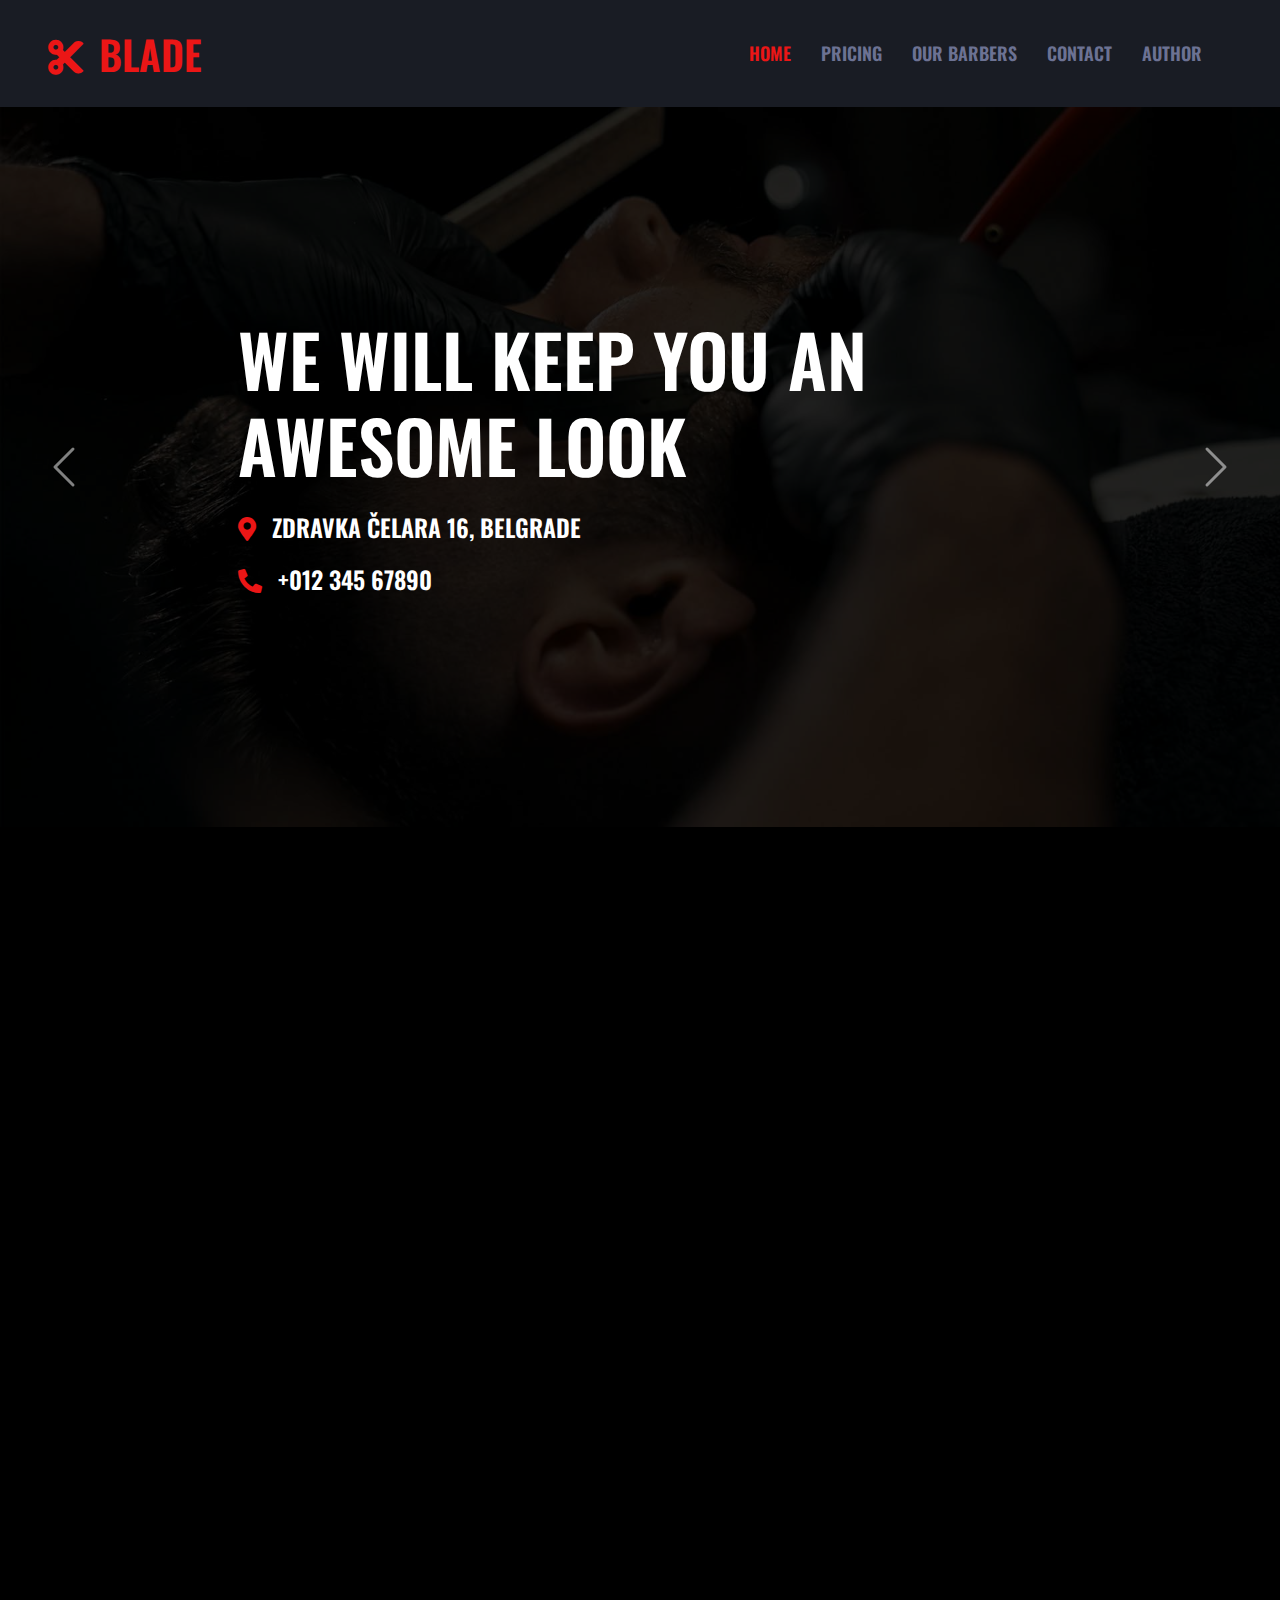
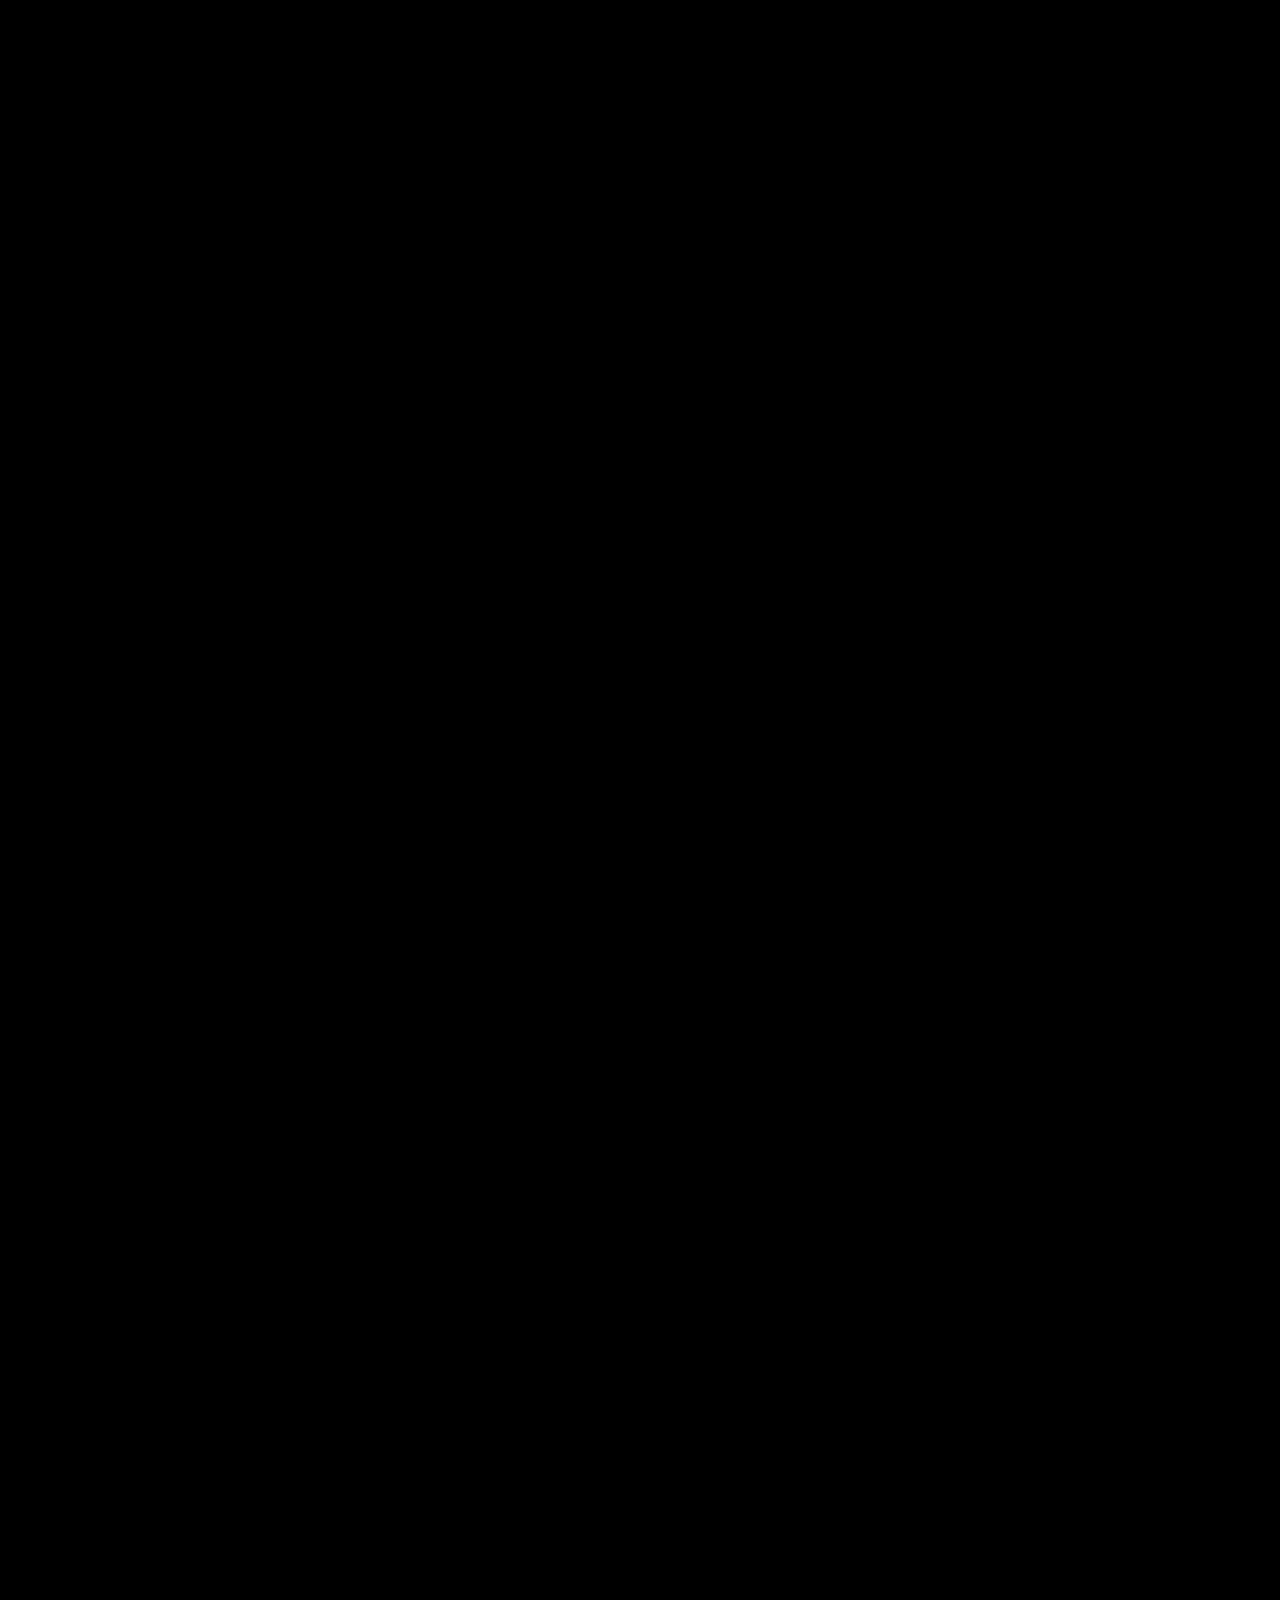
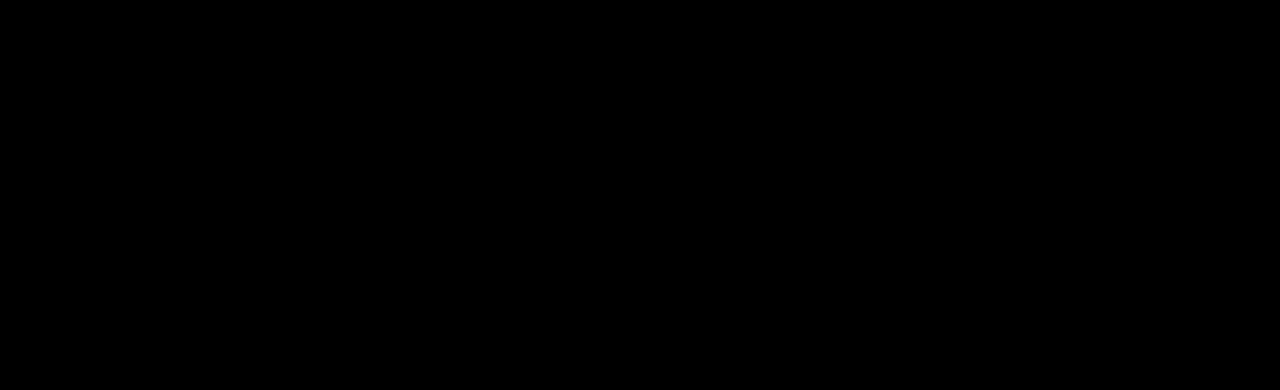
<file: index.html>
<!DOCTYPE html>
<html lang="en">

<head>
    <meta charset="utf-8">
    <title>Blade - Hair Salon</title>
    <meta content="width=device-width, initial-scale=1.0" name="viewport">
    <meta content="hairstyle,hair,blade" name="keywords">
    <meta content="Blade - Hair Salon" name="description">
    <link href="img/haircut.png" rel="icon">

    <link rel="preconnect" href="https://fonts.googleapis.com">
    <link rel="preconnect" href="https://fonts.gstatic.com" crossorigin>
    <link href="https://fonts.googleapis.com/css2?family=Roboto:wght@400;500&family=Oswald:wght@600&display=swap" rel="stylesheet">

    <link href="https://cdnjs.cloudflare.com/ajax/libs/font-awesome/5.10.0/css/all.min.css" rel="stylesheet">
    <link href="https://cdn.jsdelivr.net/npm/bootstrap-icons@1.4.1/font/bootstrap-icons.css" rel="stylesheet">

    <link href="lib/animate/animate.min.css" rel="stylesheet">
    <link href="lib/owlcarousel/assets/owl.carousel.min.css" rel="stylesheet">

    <link href="css/bootstrap.min.css" rel="stylesheet">

    <link href="css/style.css" rel="stylesheet">
</head>

<body>
    <div id="spinner" class="show bg-dark position-fixed translate-middle w-100 vh-100 top-50 start-50 d-flex align-items-center justify-content-center">
        <div class="spinner-grow text-primary" style="width: 3rem; height: 3rem;" role="status">
            <span class="sr-only">Loading...</span>
        </div>
    </div>

    <nav class="navbar navbar-expand-lg bg-secondary navbar-dark sticky-top py-lg-0 px-lg-5 wow fadeIn" data-wow-delay="0.1s">
        <a href="index.html" class="navbar-brand ms-4 ms-lg-0">
            <h1 class="mb-0 text-primary text-uppercase"><i class="fa fa-cut me-3"></i>Blade</h1>
        </a>
        <button type="button" class="navbar-toggler me-4" data-bs-toggle="collapse" data-bs-target="#navbarCollapse">
            <span class="navbar-toggler-icon"></span>
        </button>
        <div class="collapse navbar-collapse" id="navbarCollapse">
            <div class="navbar-nav ms-auto p-4 p-lg-0">
                <a href="index.html" class="nav-item nav-link active">Home</a>
                <a href="price.html" class="nav-item nav-link">Pricing</a>
                <a href="team.html" class="nav-item nav-link">Our Barbers</a>
                <a href="contact.html" class="nav-item nav-link">Contact</a>
                <a href="https://portfoliopetarv.000webhostapp.com/" class="nav-item nav-link">Author</a>
            </div>
        </div>
    </nav>

    <div class="container-fluid p-0 mb-5 wow fadeIn" data-wow-delay="0.1s">
        <div id="header-carousel" class="carousel slide" data-bs-ride="carousel">
            <div class="carousel-inner">
                <div class="carousel-item active">
                    <img class="w-100" src="img/carousel-1.jpg" alt="image">
                    <div class="carousel-caption d-flex align-items-center justify-content-center text-start">
                        <div class="mx-sm-5 px-5" style="max-width: 900px;">
                            <h1 class="display-2 text-white text-uppercase mb-4 animated slideInDown">We Will Keep You An Awesome Look</h1>
                            <h4 class="text-white text-uppercase mb-4 animated slideInDown"><i class="fa fa-map-marker-alt text-primary me-3"></i>Zdravka Čelara 16, Belgrade</h4>
                            <h4 class="text-white text-uppercase mb-4 animated slideInDown"><i class="fa fa-phone-alt text-primary me-3"></i>+012 345 67890</h4>
                        </div>
                    </div>
                </div>
                <div class="carousel-item">
                    <img class="w-100" src="img/carousel-2.jpg" alt="image">
                    <div class="carousel-caption d-flex align-items-center justify-content-center text-start">
                        <div class="mx-sm-5 px-5" style="max-width: 900px;">
                            <h1 class="display-2 text-white text-uppercase mb-4 animated slideInDown">Luxury Haircut at Affordable Price</h1>
                            <h4 class="text-white text-uppercase mb-4 animated slideInDown"><i class="fa fa-map-marker-alt text-primary me-3"></i>Zdravka Čelara 16, Belgrade</h4>
                            <h4 class="text-white text-uppercase mb-4 animated slideInDown"><i class="fa fa-phone-alt text-primary me-3"></i>+012 345 67890</h4>
                        </div>
                    </div>
                </div>
            </div>
            <button class="carousel-control-prev" type="button" data-bs-target="#header-carousel"
                data-bs-slide="prev">
                <span class="carousel-control-prev-icon" aria-hidden="true"></span>
                <span class="visually-hidden">Previous</span>
            </button>
            <button class="carousel-control-next" type="button" data-bs-target="#header-carousel"
                data-bs-slide="next">
                <span class="carousel-control-next-icon" aria-hidden="true"></span>
                <span class="visually-hidden">Next</span>
            </button>
        </div>
    </div>

    <div class="container-xxl py-5">
        <div class="container">
            <div class="row g-5">
                <div class="col-lg-6 wow fadeIn" data-wow-delay="0.1s">
                    <div class="d-flex flex-column">
                        <img class="img-fluid w-75 align-self-end" src="img/about.jpg" alt="barber">
                        <div class="w-50 bg-secondary p-5" style="margin-top: -25%;">
                            <h1 class="text-uppercase text-primary mb-3">25 Years</h1>
                            <h2 class="text-uppercase mb-0">Experience</h2>
                        </div>
                    </div>
                </div>
                <div class="col-lg-6 wow fadeIn" data-wow-delay="0.5s">
                    <p class="d-inline-block bg-secondary text-primary py-1 px-4">About Us</p>
                    <h1 class="text-uppercase mb-4">More Than Just A Haircut. Learn More About Us!</h1>
                    <p>Our barber shop has been around for 20 years!</p>
                    <p class="mb-4">Although we have been in business for so many years, we have not yet met a dissatisfied customer.</p>
                    <div class="row g-4">
                        <div class="col-md-6">
                            <h3 class="text-uppercase mb-3">Since 1990</h3>
                        </div>
                        <div class="col-md-6">
                            <h3 class="text-uppercase mb-3">1000+ clients</h3>
                        </div>
                    </div>
                </div>
            </div>
        </div>
    </div>

    <div class="container-xxl py-5">
        <div class="container">
            <div class="text-center mx-auto mb-5 wow fadeInUp" data-wow-delay="0.1s" style="max-width: 600px;">
                <p class="d-inline-block bg-secondary text-primary py-1 px-4">Services</p>
                <h1 class="text-uppercase">What We Provide</h1>
            </div>
            <div class="row g-4">
                <div class="col-lg-4 col-md-6 wow fadeInUp" data-wow-delay="0.1s">
                    <div class="service-item position-relative overflow-hidden bg-secondary d-flex h-100 p-5 ps-0">
                        <div class="bg-dark d-flex flex-shrink-0 align-items-center justify-content-center" style="width: 60px; height: 60px;">
                            <img class="img-fluid" src="img/haircut.png" alt="haircut">
                        </div>
                        <div class="ps-4">
                            <h3 class="text-uppercase mb-3">Haircut</h3>                          
                            <span class="text-uppercase text-primary">From $15</span>
                        </div>
                        <a class="btn btn-square" href=""><i class="fa fa-plus text-primary"></i></a>
                    </div>
                </div>
                <div class="col-lg-4 col-md-6 wow fadeInUp" data-wow-delay="0.3s">
                    <div class="service-item position-relative overflow-hidden bg-secondary d-flex h-100 p-5 ps-0">
                        <div class="bg-dark d-flex flex-shrink-0 align-items-center justify-content-center" style="width: 60px; height: 60px;">
                            <img class="img-fluid" src="img/beard-trim.png" alt="beard-trim">
                        </div>
                        <div class="ps-4">
                            <h3 class="text-uppercase mb-3">Beard Trim</h3>
                            <span class="text-uppercase text-primary">From $15</span>
                        </div>
                        <a class="btn btn-square" href=""><i class="fa fa-plus text-primary"></i></a>
                    </div>
                </div>
                <div class="col-lg-4 col-md-6 wow fadeInUp" data-wow-delay="0.5s">
                    <div class="service-item position-relative overflow-hidden bg-secondary d-flex h-100 p-5 ps-0">
                        <div class="bg-dark d-flex flex-shrink-0 align-items-center justify-content-center" style="width: 60px; height: 60px;">
                            <img class="img-fluid" src="img/mans-shave.png" alt="mans-shave">
                        </div>
                        <div class="ps-4">
                            <h3 class="text-uppercase mb-3">Mans Shave</h3>
                            <span class="text-uppercase text-primary">From $15</span>
                        </div>
                        <a class="btn btn-square" href=""><i class="fa fa-plus text-primary"></i></a>
                    </div>
                </div>
                <div class="col-lg-4 col-md-6 wow fadeInUp" data-wow-delay="0.1s">
                    <div class="service-item position-relative overflow-hidden bg-secondary d-flex h-100 p-5 ps-0">
                        <div class="bg-dark d-flex flex-shrink-0 align-items-center justify-content-center" style="width: 60px; height: 60px;">
                            <img class="img-fluid" src="img/hair-dyeing.png" alt="hair-dyeing">
                        </div>
                        <div class="ps-4">
                            <h3 class="text-uppercase mb-3">Hair Dyeing</h3>
                            <span class="text-uppercase text-primary">From $15</span>
                        </div>
                        <a class="btn btn-square" href=""><i class="fa fa-plus text-primary"></i></a>
                    </div>
                </div>
                <div class="col-lg-4 col-md-6 wow fadeInUp" data-wow-delay="0.3s">
                    <div class="service-item position-relative overflow-hidden bg-secondary d-flex h-100 p-5 ps-0">
                        <div class="bg-dark d-flex flex-shrink-0 align-items-center justify-content-center" style="width: 60px; height: 60px;">
                            <img class="img-fluid" src="img/mustache.png" alt="mustache">
                        </div>
                        <div class="ps-4">
                            <h3 class="text-uppercase mb-3">Mustache</h3>
                            <span class="text-uppercase text-primary">From $15</span>
                        </div>
                        <a class="btn btn-square" href=""><i class="fa fa-plus text-primary"></i></a>
                    </div>
                </div>
                <div class="col-lg-4 col-md-6 wow fadeInUp" data-wow-delay="0.5s">
                    <div class="service-item position-relative overflow-hidden bg-secondary d-flex h-100 p-5 ps-0">
                        <div class="bg-dark d-flex flex-shrink-0 align-items-center justify-content-center" style="width: 60px; height: 60px;">
                            <img class="img-fluid" src="img/stacking.png" alt="stacking">
                        </div>
                        <div class="ps-4">
                            <h3 class="text-uppercase mb-3">Stacking</h3>
                            <span class="text-uppercase text-primary">From $15</span>
                        </div>
                        <a class="btn btn-square" href=""><i class="fa fa-plus text-primary"></i></a>
                    </div>
                </div>
            </div>
        </div>
    </div>
  
    <div class="container-xxl py-5">
        <div class="container">
            <div class="row g-0">
                <div class="col-lg-6 wow fadeIn" data-wow-delay="0.1s">
                    <div class="h-100">
                        <img class="img-fluid h-100" src="img/open.jpg" alt="clippers">
                    </div>
                </div>
                <div class="col-lg-6 wow fadeIn" data-wow-delay="0.5s">
                    <div class="bg-secondary h-100 d-flex flex-column justify-content-center p-5">
                        <p class="d-inline-flex bg-dark text-primary py-1 px-4 me-auto">Working Hours</p>
                        <h1 class="text-uppercase mb-4">Professional Barbers Are Waiting For You</h1>
                        <div>
                            <div class="d-flex justify-content-between border-bottom py-2">
                                <h6 class="text-uppercase mb-0">Monday</h6>
                                <span class="text-uppercase">09 AM - 09 PM</span>
                            </div>
                            <div class="d-flex justify-content-between border-bottom py-2">
                                <h6 class="text-uppercase mb-0">Tuesday</h6>
                                <span class="text-uppercase">09 AM - 09 PM</span>
                            </div>
                            <div class="d-flex justify-content-between border-bottom py-2">
                                <h6 class="text-uppercase mb-0">Wednesday</h6>
                                <span class="text-uppercase">09 AM - 09 PM</span>
                            </div>
                            <div class="d-flex justify-content-between border-bottom py-2">
                                <h6 class="text-uppercase mb-0">Thursday</h6>
                                <span class="text-uppercase">09 AM - 09 PM</span>
                            </div>
                            <div class="d-flex justify-content-between border-bottom py-2">
                                <h6 class="text-uppercase mb-0">Friday</h6>
                                <span class="text-uppercase">09 AM - 09 PM</span>
                            </div>
                            <div class="d-flex justify-content-between py-2">
                                <h6 class="text-uppercase mb-0">Sat / Sun</h6>
                                <span class="text-uppercase text-primary">Closed</span>
                            </div>
                        </div>
                    </div>
                </div>
            </div>
        </div>
    </div>
 
    <div class="container-xxl py-5">
        <div class="container">
            <div class="text-center mx-auto mb-5 wow fadeInUp" data-wow-delay="0.1s" style="max-width: 600px;">
                <p class="d-inline-block bg-secondary text-primary py-1 px-4">Testimonial</p>
                <h1 class="text-uppercase">What Our Clients Say!</h1>
            </div>
            <div class="owl-carousel testimonial-carousel wow fadeInUp" data-wow-delay="0.1s">
                <div class="testimonial-item text-center" data-dot="<img class='img-fluid' src='img/testimonial-1.jpg' alt='person'>">
                    <h4 class="text-uppercase">Lionel Messi</h4>
                    <p class="text-primary">Football player</p>
                    
                </div>
                <div class="testimonial-item text-center" data-dot="<img class='img-fluid' src='img/testimonial-2.jpg' alt='person'>">
                    <h4 class="text-uppercase">Cristiano Ronalo</h4>
                    <p class="text-primary">Football player</p>
                    
                </div>
                <div class="testimonial-item text-center" data-dot="<img class='img-fluid' src='img/testimonial-3.jpg' alt='person'>">
                    <h4 class="text-uppercase">Eden Hazard</h4>
                    <p class="text-primary">Football Player</p>
                    
                </div>
            </div>      
        </div>
    </div>

    <div class="container-fluid bg-secondary text-light footer mt-5 pt-5 wow fadeIn" data-wow-delay="0.1s">
        <div class="container py-5">
            <div class="row g-5">
                <div class="col-lg-4 col-md-6">
                    <h4 class="text-uppercase mb-4">Get In Touch</h4>
                    <div class="d-flex align-items-center mb-2">
                        <div class="btn-square bg-dark flex-shrink-0 me-3">
                            <span class="fa fa-map-marker-alt text-primary"></span>
                        </div>
                        <span>Zdravka Celara 16</span>
                    </div>
                    <div class="d-flex align-items-center mb-2">
                        <div class="btn-square bg-dark flex-shrink-0 me-3">
                            <span class="fa fa-phone-alt text-primary"></span>
                        </div>
                        <span>+012 345 67890</span>
                    </div>
                    <div class="d-flex align-items-center">
                        <div class="btn-square bg-dark flex-shrink-0 me-3">
                            <span class="fa fa-envelope-open text-primary"></span>
                        </div>
                        <span>petar.vasiljevic.142.21@ict.edu.rs</span>
                    </div>
                </div>
                <div class="col-lg-4 col-md-6">
                    <h4 class="text-uppercase mb-4">Quick Links</h4>
                    <a href="index.html" class="nav-item nav-link ">Home</a>
                    <a href="price.html" class="nav-item nav-link ">Pricing</a>
                    <a href="team.html" class="nav-item nav-link ">Our Barbes</a>
                    <a href="contact.html" class="nav-item nav-link ">Contact</a>
                    <a href="https://portfoliopetarv.000webhostapp.com/" class="nav-item nav-link ">Author</a>
                </div>
                <div class="col-lg-4 col-md-6">
                    <h4 class="text-uppercase mb-4">Newsletter</h4>
                    <div class="position-relative mb-4">
                        <input class="form-control border-0 w-100 py-3 ps-4 pe-5" type="text" placeholder="Your email">
                        <button type="button" class="btn btn-primary py-2 position-absolute top-0 end-0 mt-2 me-2">SignUp</button>
                    </div>
                    <div class="d-flex pt-1 m-n1">
                        <a class="btn btn-lg-square btn-dark text-primary m-1" href=""><i class="fab fa-twitter"></i></a>
                        <a class="btn btn-lg-square btn-dark text-primary m-1" href=""><i class="fab fa-facebook-f"></i></a>
                        <a class="btn btn-lg-square btn-dark text-primary m-1" href=""><i class="fab fa-youtube"></i></a>
                        <a class="btn btn-lg-square btn-dark text-primary m-1" href=""><i class="fab fa-linkedin-in"></i></a>
                    </div>
                </div>
            </div>
        </div>
        
    </div>
   
    <script src="https://code.jquery.com/jquery-3.4.1.min.js"></script>
    <script src="https://cdn.jsdelivr.net/npm/bootstrap@5.0.0/dist/js/bootstrap.bundle.min.js"></script>
    <script src="lib/wow/wow.min.js"></script>
    <script src="lib/easing/easing.min.js"></script>
    <script src="lib/waypoints/waypoints.min.js"></script>
    <script src="lib/owlcarousel/owl.carousel.min.js"></script>

    <script src="js/main.js"></script>
</body>

</html>
</file>
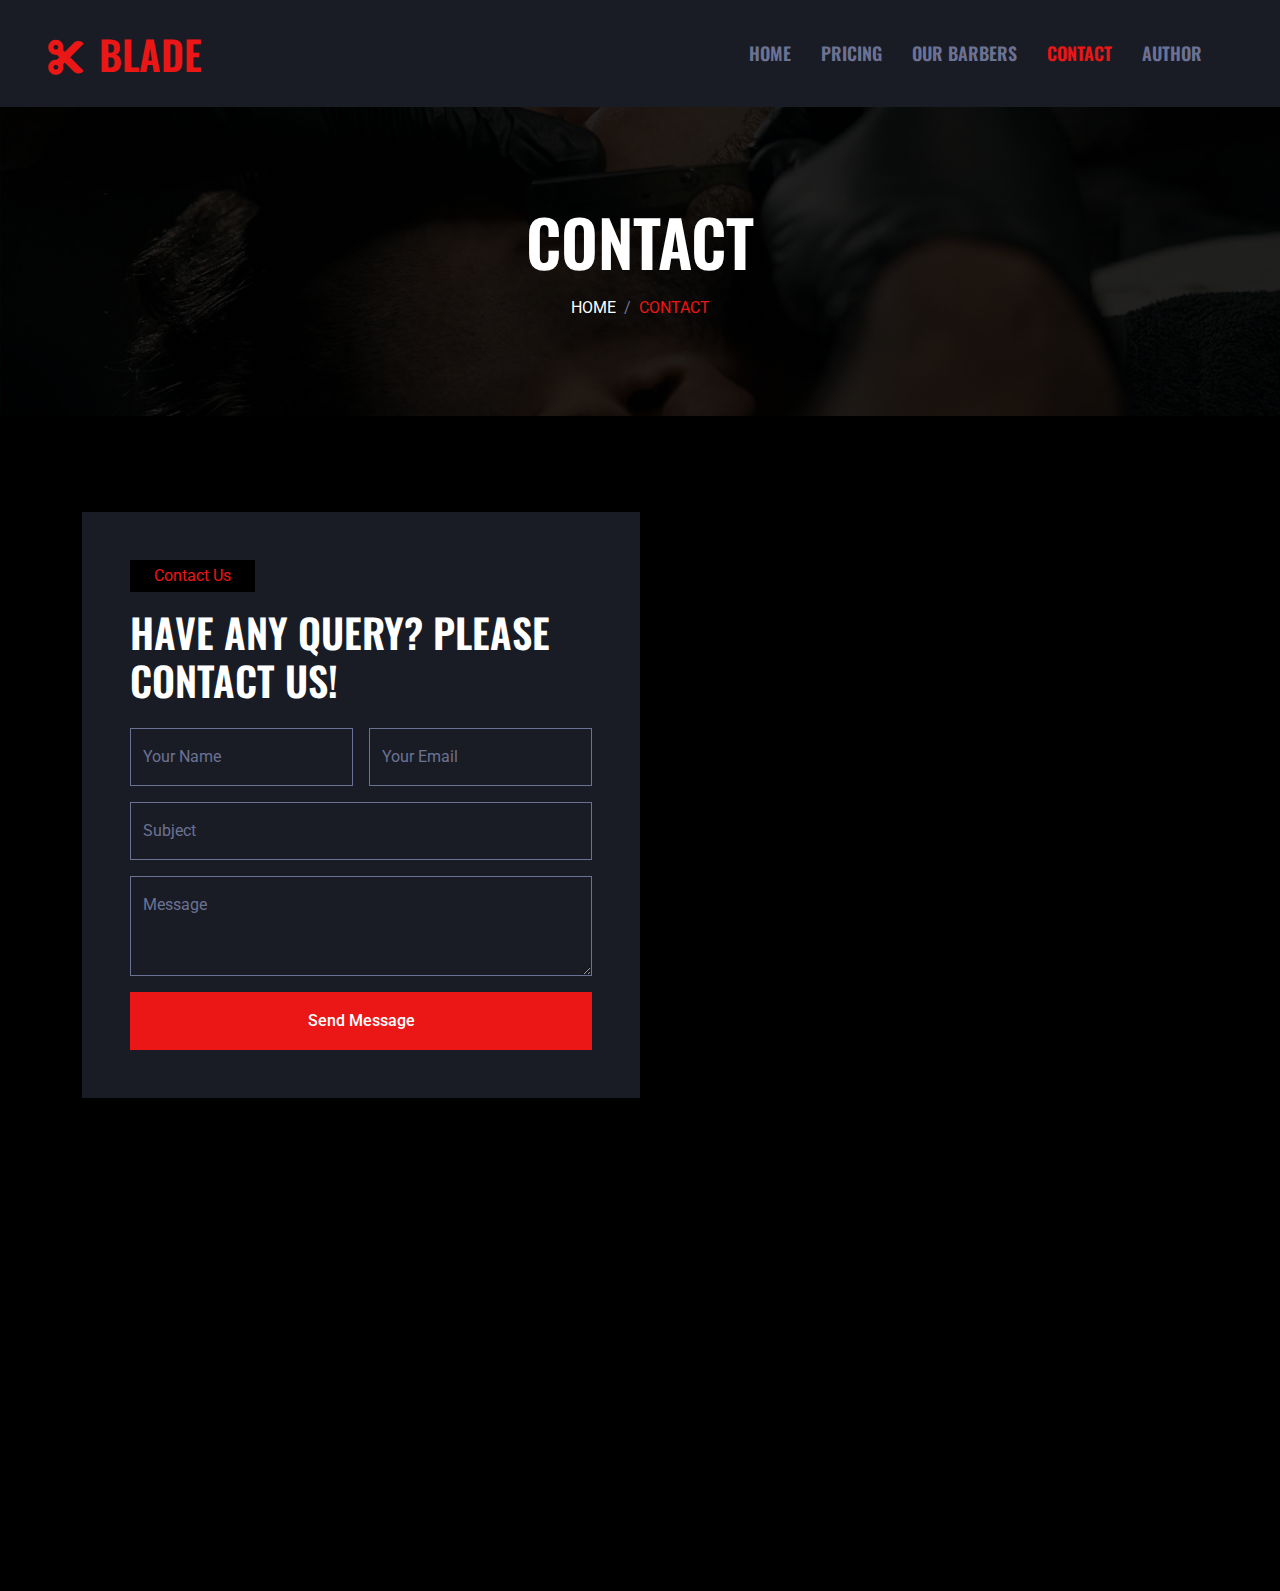
<file: contact.html>
<!DOCTYPE html>
<html lang="en">

<head>
    <meta charset="utf-8">
    <title>Blade - Hair Salon - Contact</title>
    <meta content="width=device-width, initial-scale=1.0" name="viewport">
    <meta content="hairstyle,hair,blade" name="keywords">
    <meta content="Blade - Hair Salon - Contact" name="description">

    <link href="img/favicon.ico" rel="icon">

    <link rel="preconnect" href="https://fonts.googleapis.com">
    <link rel="preconnect" href="https://fonts.gstatic.com" crossorigin>
    <link href="https://fonts.googleapis.com/css2?family=Roboto:wght@400;500&family=Oswald:wght@600&display=swap" rel="stylesheet">

    <link href="https://cdnjs.cloudflare.com/ajax/libs/font-awesome/5.10.0/css/all.min.css" rel="stylesheet">
    <link href="https://cdn.jsdelivr.net/npm/bootstrap-icons@1.4.1/font/bootstrap-icons.css" rel="stylesheet">

    <link href="lib/animate/animate.min.css" rel="stylesheet">
    <link href="lib/owlcarousel/assets/owl.carousel.min.css" rel="stylesheet">

    <link href="css/bootstrap.min.css" rel="stylesheet">

    <link href="css/style.css" rel="stylesheet">
</head>

<body>
    <div id="spinner" class="show bg-dark position-fixed translate-middle w-100 vh-100 top-50 start-50 d-flex align-items-center justify-content-center">
        <div class="spinner-grow text-primary" style="width: 3rem; height: 3rem;" role="status">
            <span class="sr-only">Loading...</span>
        </div>
    </div>
   
    <nav class="navbar navbar-expand-lg bg-secondary navbar-dark sticky-top py-lg-0 px-lg-5 wow fadeIn" data-wow-delay="0.1s">
        <a href="index.html" class="navbar-brand ms-4 ms-lg-0">
            <h1 class="mb-0 text-primary text-uppercase"><i class="fa fa-cut me-3"></i>Blade</h1>
        </a>
        <button type="button" class="navbar-toggler me-4" data-bs-toggle="collapse" data-bs-target="#navbarCollapse">
            <span class="navbar-toggler-icon"></span>
        </button>
        <div class="collapse navbar-collapse" id="navbarCollapse">
            <div class="navbar-nav ms-auto p-4 p-lg-0">
                <a href="index.html" class="nav-item nav-link">Home</a>
                <a href="price.html" class="nav-item nav-link">Pricing</a>
                <a href="team.html" class="nav-item nav-link">Our Barbers</a>
                <a href="contact.html" class="nav-item nav-link active">Contact</a>
                <a href="https://portfoliopetarv.000webhostapp.com/" class="nav-item nav-link">Author</a>
            </div>
        </div>
    </nav>
  
    <div class="container-fluid page-header py-5 mb-5 wow fadeIn" data-wow-delay="0.1s">
        <div class="container text-center py-5">
            <h1 class="display-3 text-white text-uppercase mb-3 animated slideInDown">Contact</h1>
            <nav aria-label="breadcrumb animated slideInDown">
                <ol class="breadcrumb justify-content-center text-uppercase mb-0">
                    <li class="breadcrumb-item"><a class="text-white" href="index.html">Home</a></li>
                    <li class="breadcrumb-item text-primary active" aria-current="page">Contact</li>
                </ol>
            </nav>
        </div>
    </div>
  
    <div class="container-xxl py-5">
        <div class="container">
            <div class="row g-0">
                <div class="col-lg-6 wow fadeIn" data-wow-delay="0.1s">
                    <div class="bg-secondary p-5">
                        <p class="d-inline-block bg-dark text-primary py-1 px-4">Contact Us</p>
                        <h1 class="text-uppercase mb-4">Have Any Query? Please Contact Us!</h1>
                        <form>
                            <div class="row g-3">
                                <div class="col-md-6">
                                    <div class="form-floating">
                                        <input type="text" class="form-control bg-transparent" id="name" placeholder="Your Name">
                                        <label for="name">Your Name</label>
                                    </div>
                                </div>
                                <div class="col-md-6">
                                    <div class="form-floating">
                                        <input type="email" class="form-control bg-transparent" id="email" placeholder="Your Email">
                                        <label for="email">Your Email</label>
                                    </div>
                                </div>
                                <div class="col-12">
                                    <div class="form-floating">
                                        <input type="text" class="form-control bg-transparent" id="subject" placeholder="Subject">
                                        <label for="subject">Subject</label>
                                    </div>
                                </div>
                                <div class="col-12">
                                    <div class="form-floating">
                                        <textarea class="form-control bg-transparent" placeholder="Leave a message here" id="message" style="height: 100px"></textarea>
                                        <label for="message">Message</label>
                                    </div>
                                </div>
                                <div class="col-12">
                                    <button class="btn btn-primary w-100 py-3" type="submit">Send Message</button>
                                </div>
                            </div>
                        </form>
                    </div>
                </div>
                <div class="col-lg-6 wow fadeIn" data-wow-delay="0.5s">
                    <div class="h-100" style="min-height: 400px;">
                        <iframe class="google-map w-100 h-100"
                        src="https://www.google.com/maps/embed?pb=!1m18!1m12!1m3!1d2830.3335135524567!2d20.482502215535806!3d44.8147697790986!2m3!1f0!2f0!3f0!3m2!1i1024!2i768!4f13.1!3m3!1m2!1s0x475a7a95dfdba1fb%3A0x7dd3ed9b437a11d6!2z0JfQtNGA0LDQstC60LAg0KfQtdC70LDRgNCwIDE2LCDQkdC10L7Qs9GA0LDQtA!5e0!3m2!1ssr!2srs!4v1648924689646!5m2!1ssr!2srs" width="600" height="450" style="border:0;" allowfullscreen="" loading="lazy" referrerpolicy="no-referrer-when-downgrade"
                        frameborder="0" allowfullscreen="" aria-hidden="false" tabindex="0" ></iframe>
                    </div>
                </div>
            </div>
        </div>
    </div>
   
    <div class="container-fluid bg-secondary text-light footer mt-5 pt-5 wow fadeIn" data-wow-delay="0.1s">
        <div class="container py-5">
            <div class="row g-5">
                <div class="col-lg-4 col-md-6">
                    <h4 class="text-uppercase mb-4">Get In Touch</h4>
                    <div class="d-flex align-items-center mb-2">
                        <div class="btn-square bg-dark flex-shrink-0 me-3">
                            <span class="fa fa-map-marker-alt text-primary"></span>
                        </div>
                        <span>Zdravka Celara 16</span>
                    </div>
                    <div class="d-flex align-items-center mb-2">
                        <div class="btn-square bg-dark flex-shrink-0 me-3">
                            <span class="fa fa-phone-alt text-primary"></span>
                        </div>
                        <span>+012 345 67890</span>
                    </div>
                    <div class="d-flex align-items-center">
                        <div class="btn-square bg-dark flex-shrink-0 me-3">
                            <span class="fa fa-envelope-open text-primary"></span>
                        </div>
                        <span>petar.vasiljevic.142.21@ict.edu.rs</span>
                    </div>
                </div>
                <div class="col-lg-4 col-md-6">
                    <h4 class="text-uppercase mb-4">Quick Links</h4>
                    <a href="index.html" class="nav-item nav-link">Home</a>
                    <a href="price.html" class="nav-item nav-link ">Pricing</a>
                    <a href="team.html" class="nav-item nav-link ">Our Barbes</a>
                    <a href="contact.html" class="nav-item nav-link">Contact</a>
                    <a href="https://portfoliopetarv.000webhostapp.com/" class="nav-item nav-link ">Author</a>
                </div>
                <div class="col-lg-4 col-md-6">
                    <h4 class="text-uppercase mb-4">Newsletter</h4>
                    <div class="position-relative mb-4">
                        <input class="form-control border-0 w-100 py-3 ps-4 pe-5" type="text" placeholder="Your email">
                        <button type="button" class="btn btn-primary py-2 position-absolute top-0 end-0 mt-2 me-2">SignUp</button>
                    </div>
                    <div class="d-flex pt-1 m-n1">
                        <a class="btn btn-lg-square btn-dark text-primary m-1" href=""><i class="fab fa-twitter"></i></a>
                        <a class="btn btn-lg-square btn-dark text-primary m-1" href=""><i class="fab fa-facebook-f"></i></a>
                        <a class="btn btn-lg-square btn-dark text-primary m-1" href=""><i class="fab fa-youtube"></i></a>
                        <a class="btn btn-lg-square btn-dark text-primary m-1" href=""><i class="fab fa-linkedin-in"></i></a>
                    </div>
                </div>
            </div>
        </div>
    </div>
   
    <script src="https://code.jquery.com/jquery-3.4.1.min.js"></script>
    <script src="https://cdn.jsdelivr.net/npm/bootstrap@5.0.0/dist/js/bootstrap.bundle.min.js"></script>
    <script src="lib/wow/wow.min.js"></script>
    <script src="lib/easing/easing.min.js"></script>
    <script src="lib/waypoints/waypoints.min.js"></script>
    <script src="lib/owlcarousel/owl.carousel.min.js"></script>

    <script src="js/main.js"></script>
</body>

</html>
</file>
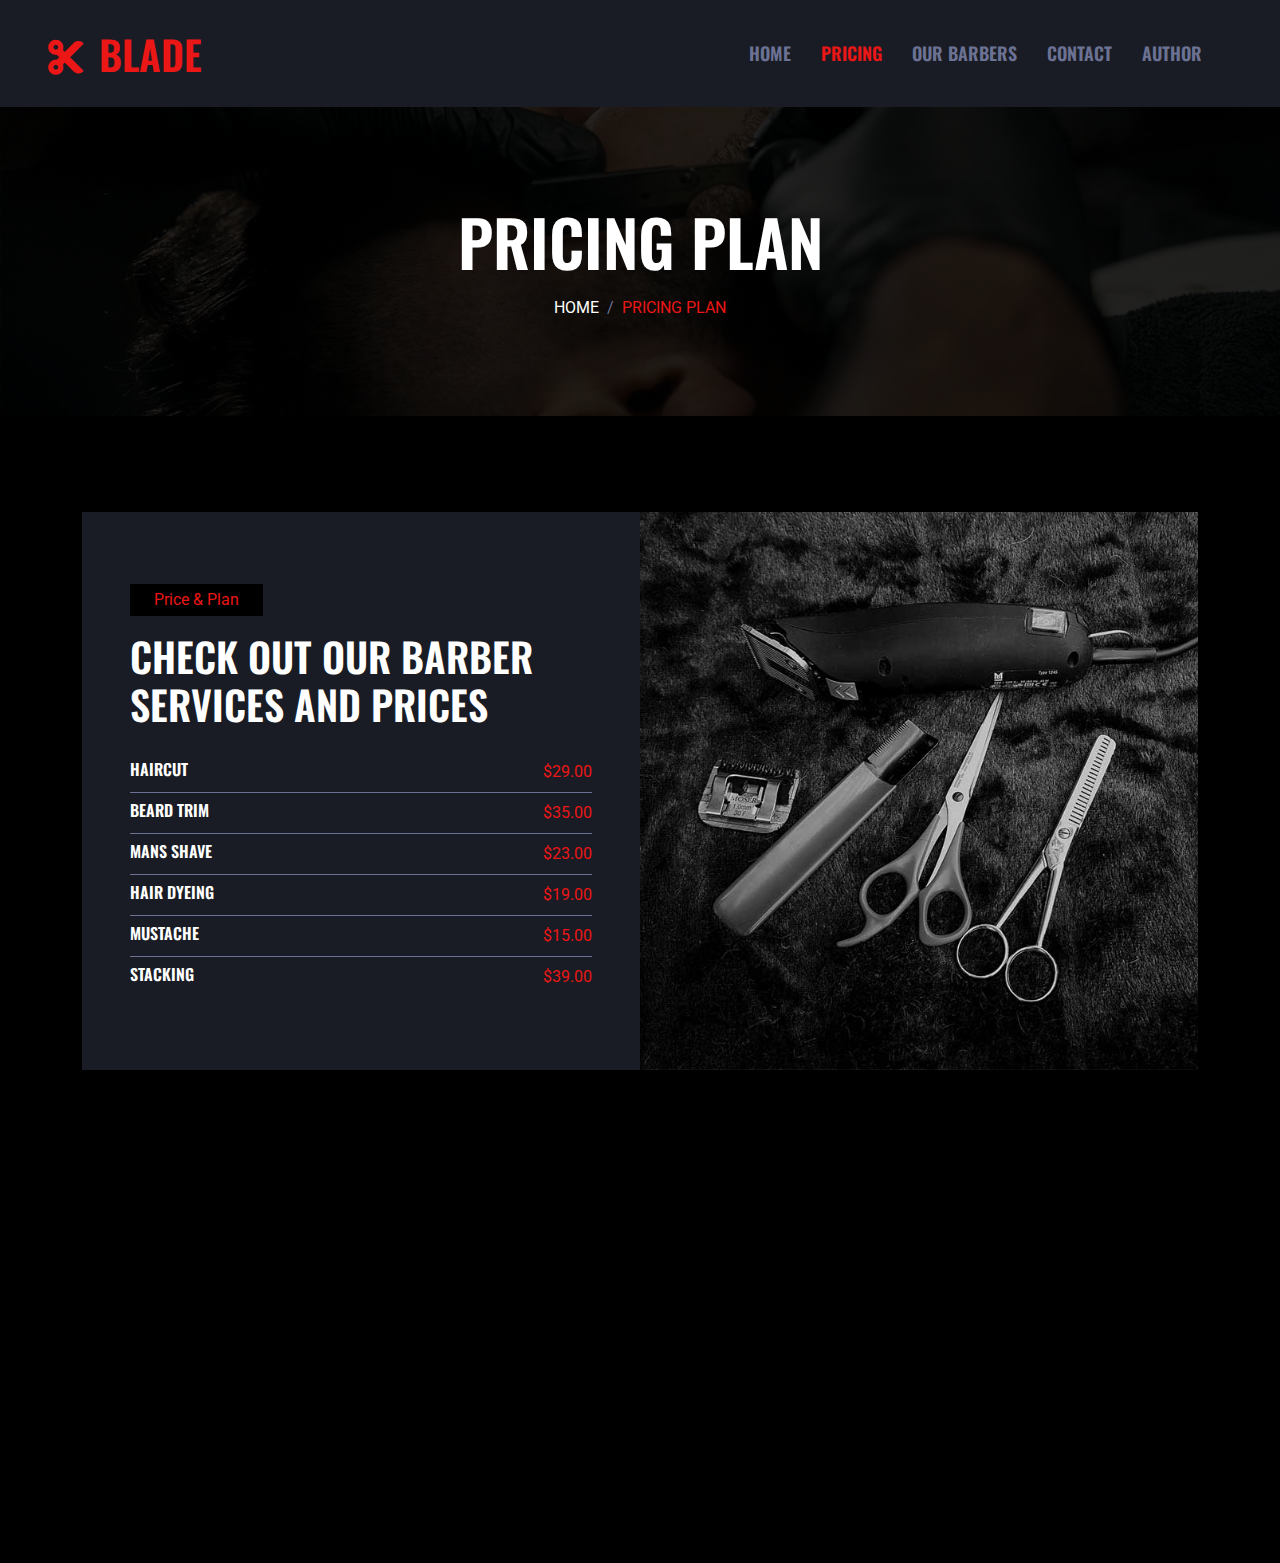
<file: price.html>
<!DOCTYPE html>
<html lang="en">

<head>
    <meta charset="utf-8">
    <title>Blade - Hair Salon - Pricing</title>
    <meta content="width=device-width, initial-scale=1.0" name="viewport">
    <meta content="hairstyle,hair,blade,pricing" name="keywords">
    <meta content="Blade - Hair Salon - Pricing" name="description">
    <link href="img/haircut.png" rel="icon">
    <link rel="preconnect" href="https://fonts.googleapis.com">
    <link rel="preconnect" href="https://fonts.gstatic.com" crossorigin>
    <link href="https://fonts.googleapis.com/css2?family=Roboto:wght@400;500&family=Oswald:wght@600&display=swap" rel="stylesheet">

    <link href="https://cdnjs.cloudflare.com/ajax/libs/font-awesome/5.10.0/css/all.min.css" rel="stylesheet">
    <link href="https://cdn.jsdelivr.net/npm/bootstrap-icons@1.4.1/font/bootstrap-icons.css" rel="stylesheet">

    <link href="lib/animate/animate.min.css" rel="stylesheet">
    <link href="lib/owlcarousel/assets/owl.carousel.min.css" rel="stylesheet">

    <link href="css/bootstrap.min.css" rel="stylesheet">

    <link href="css/style.css" rel="stylesheet">
</head>

<body>
    <div id="spinner" class="show bg-dark position-fixed translate-middle w-100 vh-100 top-50 start-50 d-flex align-items-center justify-content-center">
        <div class="spinner-grow text-primary" style="width: 3rem; height: 3rem;" role="status">
            <span class="sr-only">Loading...</span>
        </div>
    </div>

    <nav class="navbar navbar-expand-lg bg-secondary navbar-dark sticky-top py-lg-0 px-lg-5 wow fadeIn" data-wow-delay="0.1s">
        <a href="index.html" class="navbar-brand ms-4 ms-lg-0">
            <h1 class="mb-0 text-primary text-uppercase"><i class="fa fa-cut me-3"></i>Blade</h1>
        </a>
        <button type="button" class="navbar-toggler me-4" data-bs-toggle="collapse" data-bs-target="#navbarCollapse">
            <span class="navbar-toggler-icon"></span>
        </button>
        <div class="collapse navbar-collapse" id="navbarCollapse">
            <div class="navbar-nav ms-auto p-4 p-lg-0">
                <a href="index.html" class="nav-item nav-link">Home</a>
                <a href="price.html" class="nav-item nav-link active">Pricing</a>
                <a href="team.html" class="nav-item nav-link">Our Barbers</a>
                <a href="contact.html" class="nav-item nav-link">Contact</a>
                <a href="https://portfoliopetarv.000webhostapp.com/" class="nav-item nav-link">Author</a>
            </div>
        </div>
    </nav>
 
    <div class="container-fluid page-header py-5 mb-5 wow fadeIn" data-wow-delay="0.1s">
        <div class="container text-center py-5">
            <h1 class="display-3 text-white text-uppercase mb-3 animated slideInDown">Pricing Plan</h1>
            <nav aria-label="breadcrumb animated slideInDown">
                <ol class="breadcrumb justify-content-center text-uppercase mb-0">
                    <li class="breadcrumb-item"><a class="text-white" href="index.html">Home</a></li>
                    <li class="breadcrumb-item text-primary active" aria-current="page">Pricing Plan</li>
                </ol>
            </nav>
        </div>
    </div>
  
    <div class="container-xxl py-5">
        <div class="container">
            <div class="row g-0">
                <div class="col-lg-6 wow fadeIn" data-wow-delay="0.1s">
                    <div class="bg-secondary h-100 d-flex flex-column justify-content-center p-5">
                        <p class="d-inline-flex bg-dark text-primary py-1 px-4 me-auto">Price & Plan</p>
                        <h1 class="text-uppercase mb-4">Check Out Our Barber Services And Prices</h1>
                        <div>
                            <div class="d-flex justify-content-between border-bottom py-2">
                                <h6 class="text-uppercase mb-0">Haircut</h6>
                                <span class="text-uppercase text-primary">$29.00</span>
                            </div>
                            <div class="d-flex justify-content-between border-bottom py-2">
                                <h6 class="text-uppercase mb-0">Beard Trim</h6>
                                <span class="text-uppercase text-primary">$35.00</span>
                            </div>
                            <div class="d-flex justify-content-between border-bottom py-2">
                                <h6 class="text-uppercase mb-0">Mans Shave</h6>
                                <span class="text-uppercase text-primary">$23.00</span>
                            </div>
                            <div class="d-flex justify-content-between border-bottom py-2">
                                <h6 class="text-uppercase mb-0">Hair Dyeing</h6>
                                <span class="text-uppercase text-primary">$19.00</span>
                            </div>
                            <div class="d-flex justify-content-between border-bottom py-2">
                                <h6 class="text-uppercase mb-0">Mustache</h6>
                                <span class="text-uppercase text-primary">$15.00</span>
                            </div>
                            <div class="d-flex justify-content-between py-2">
                                <h6 class="text-uppercase mb-0">Stacking</h6>
                                <span class="text-uppercase text-primary">$39.00</span>
                            </div>
                        </div>
                    </div>
                </div>
                <div class="col-lg-6 wow fadeIn" data-wow-delay="0.5s">
                    <div class="h-100">
                        <img class="img-fluid h-100" src="img/price.jpg" alt="">
                    </div>
                </div>
            </div>
        </div>
    </div>

    <div class="container-fluid bg-secondary text-light footer mt-5 pt-5 wow fadeIn" data-wow-delay="0.1s">
        <div class="container py-5">
            <div class="row g-5">
                <div class="col-lg-4 col-md-6">
                    <h4 class="text-uppercase mb-4">Get In Touch</h4>
                    <div class="d-flex align-items-center mb-2">
                        <div class="btn-square bg-dark flex-shrink-0 me-3">
                            <span class="fa fa-map-marker-alt text-primary"></span>
                        </div>
                        <span>Zdravka Celara 16</span>
                    </div>
                    <div class="d-flex align-items-center mb-2">
                        <div class="btn-square bg-dark flex-shrink-0 me-3">
                            <span class="fa fa-phone-alt text-primary"></span>
                        </div>
                        <span>+012 345 67890</span>
                    </div>
                    <div class="d-flex align-items-center">
                        <div class="btn-square bg-dark flex-shrink-0 me-3">
                            <span class="fa fa-envelope-open text-primary"></span>
                        </div>
                        <span>petar.vasiljevic.142.21@ict.edu.rs</span>
                    </div>
                </div>
                <div class="col-lg-4 col-md-6">
                    <h4 class="text-uppercase mb-4">Quick Links</h4>
                    <a href="index.html" class="nav-item nav-link ">Home</a>
                    <a href="price.html" class="nav-item nav-link ">Pricing</a>
                    <a href="team.html" class="nav-item nav-link ">Our Barbes</a>
                    <a href="contact.html" class="nav-item nav-link ">Contact</a>
                    <a href="https://portfoliopetarv.000webhostapp.com/" class="nav-item nav-link ">Author</a>
                </div>
                <div class="col-lg-4 col-md-6">
                    <h4 class="text-uppercase mb-4">Newsletter</h4>
                    <div class="position-relative mb-4">
                        <input class="form-control border-0 w-100 py-3 ps-4 pe-5" type="text" placeholder="Your email">
                        <button type="button" class="btn btn-primary py-2 position-absolute top-0 end-0 mt-2 me-2">SignUp</button>
                    </div>
                    <div class="d-flex pt-1 m-n1">
                        <a class="btn btn-lg-square btn-dark text-primary m-1" href=""><i class="fab fa-twitter"></i></a>
                        <a class="btn btn-lg-square btn-dark text-primary m-1" href=""><i class="fab fa-facebook-f"></i></a>
                        <a class="btn btn-lg-square btn-dark text-primary m-1" href=""><i class="fab fa-youtube"></i></a>
                        <a class="btn btn-lg-square btn-dark text-primary m-1" href=""><i class="fab fa-linkedin-in"></i></a>
                    </div>
                </div>
            </div>
        </div>
    </div>
  
    <script src="https://code.jquery.com/jquery-3.4.1.min.js"></script>
    <script src="https://cdn.jsdelivr.net/npm/bootstrap@5.0.0/dist/js/bootstrap.bundle.min.js"></script>
    <script src="lib/wow/wow.min.js"></script>
    <script src="lib/easing/easing.min.js"></script>
    <script src="lib/waypoints/waypoints.min.js"></script>
    <script src="lib/owlcarousel/owl.carousel.min.js"></script>

  
    <script src="js/main.js"></script>
</body>

</html>
</file>
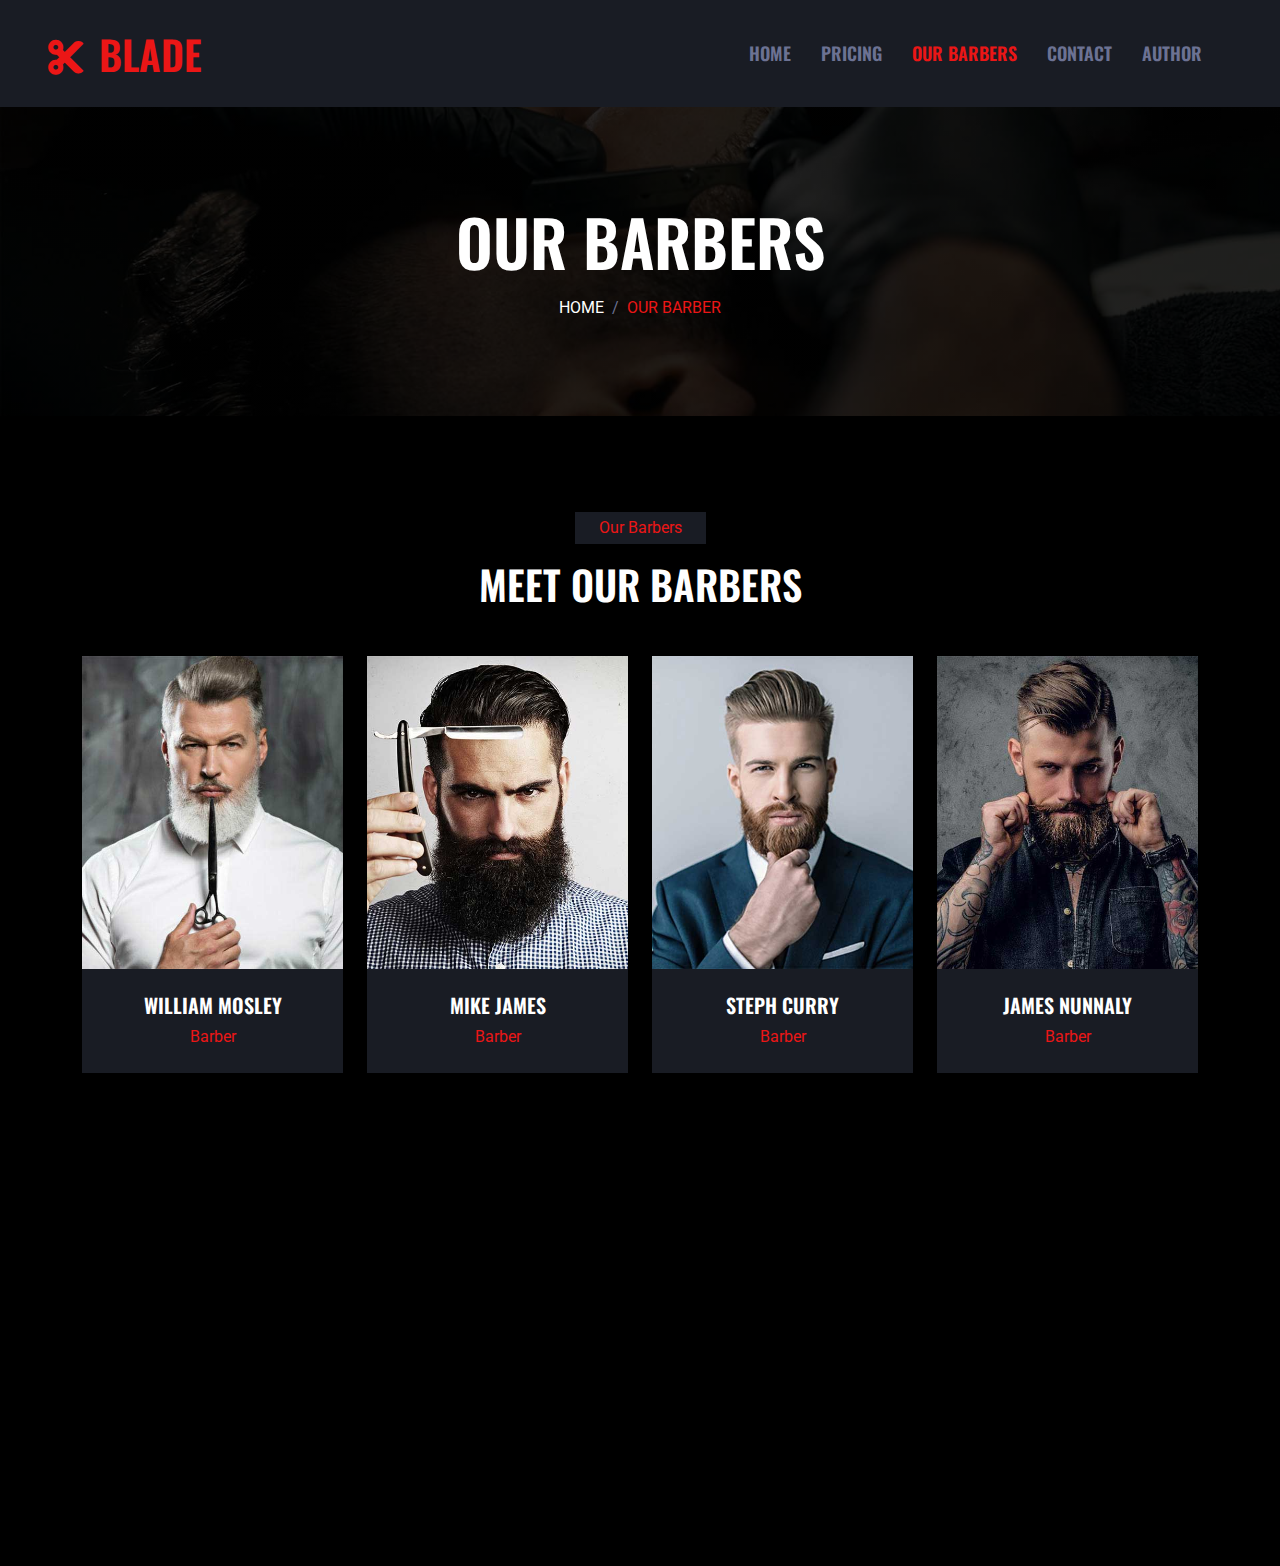
<file: team.html>
<!DOCTYPE html>
<html lang="en">

<head>
    <meta charset="utf-8">
    <title>Blade - Hair Salon - Barbers</title>
    <meta content="width=device-width, initial-scale=1.0" name="viewport">
    <meta content="hairstyle,hair,blade" name="keywords">
    <meta content="Blade - Hair Salon - Barbers" name="description">

    <link href="img/haircut.png" rel="icon">

    <link rel="preconnect" href="https://fonts.googleapis.com">
    <link rel="preconnect" href="https://fonts.gstatic.com" crossorigin>
    <link href="https://fonts.googleapis.com/css2?family=Roboto:wght@400;500&family=Oswald:wght@600&display=swap" rel="stylesheet">

    <link href="https://cdnjs.cloudflare.com/ajax/libs/font-awesome/5.10.0/css/all.min.css" rel="stylesheet">
    <link href="https://cdn.jsdelivr.net/npm/bootstrap-icons@1.4.1/font/bootstrap-icons.css" rel="stylesheet">

    <link href="lib/animate/animate.min.css" rel="stylesheet">
    <link href="lib/owlcarousel/assets/owl.carousel.min.css" rel="stylesheet">

    <link href="css/bootstrap.min.css" rel="stylesheet">

    <link href="css/style.css" rel="stylesheet">
</head>

<body>
    <div id="spinner" class="show bg-dark position-fixed translate-middle w-100 vh-100 top-50 start-50 d-flex align-items-center justify-content-center">
        <div class="spinner-grow text-primary" style="width: 3rem; height: 3rem;" role="status">
            <span class="sr-only">Loading...</span>
        </div>
    </div>
  
    <nav class="navbar navbar-expand-lg bg-secondary navbar-dark sticky-top py-lg-0 px-lg-5 wow fadeIn" data-wow-delay="0.1s">
        <a href="index.html" class="navbar-brand ms-4 ms-lg-0">
            <h1 class="mb-0 text-primary text-uppercase"><i class="fa fa-cut me-3"></i>Blade</h1>
        </a>
        <button type="button" class="navbar-toggler me-4" data-bs-toggle="collapse" data-bs-target="#navbarCollapse">
            <span class="navbar-toggler-icon"></span>
        </button>
        <div class="collapse navbar-collapse" id="navbarCollapse">
            <div class="navbar-nav ms-auto p-4 p-lg-0">
                <a href="index.html" class="nav-item nav-link">Home</a>
                <a href="price.html" class="nav-item nav-link">Pricing</a>
                <a href="team.html" class="nav-item nav-link active">Our Barbers</a>
                <a href="contact.html" class="nav-item nav-link">Contact</a>
                <a href="https://portfoliopetarv.000webhostapp.com/" class="nav-item nav-link">Author</a>
                </div>
            </div>
        </div>
    </nav>
   
    <div class="container-fluid page-header py-5 mb-5 wow fadeIn" data-wow-delay="0.1s">
        <div class="container text-center py-5">
            <h1 class="display-3 text-white text-uppercase mb-3 animated slideInDown">Our Barbers</h1>
            <nav aria-label="breadcrumb animated slideInDown">
                <ol class="breadcrumb justify-content-center text-uppercase mb-0">
                    <li class="breadcrumb-item"><a class="text-white" href="index.html">Home</a></li>
                    <li class="breadcrumb-item text-primary active" aria-current="page">Our Barber</li>
                </ol>
            </nav>
        </div>
    </div>
  
    <div class="container-xxl py-5">
        <div class="container">
            <div class="text-center mx-auto mb-5 wow fadeInUp" data-wow-delay="0.1s" style="max-width: 600px;">
                <p class="d-inline-block bg-secondary text-primary py-1 px-4">Our Barbers</p>
                <h1 class="text-uppercase">Meet Our Barbers</h1>
            </div>
            <div class="row g-4">
                <div class="col-lg-3 col-md-6 wow fadeInUp" data-wow-delay="0.1s">
                    <div class="team-item">
                        <div class="team-img position-relative overflow-hidden">
                            <img class="img-fluid" src="img/team-2.jpg" alt="barber">
                            <div class="team-social">
                                <a class="btn btn-square" href=""><i class="fab fa-facebook-f"></i></a>
                                <a class="btn btn-square" href=""><i class="fab fa-twitter"></i></a>
                                <a class="btn btn-square" href=""><i class="fab fa-instagram"></i></a>
                            </div>
                        </div>
                        <div class="bg-secondary text-center p-4">
                            <h5 class="text-uppercase">William Mosley</h5>
                            <span class="text-primary">Barber</span>
                        </div>
                    </div>
                </div>
                <div class="col-lg-3 col-md-6 wow fadeInUp" data-wow-delay="0.3s">
                    <div class="team-item">
                        <div class="team-img position-relative overflow-hidden">
                            <img class="img-fluid" src="img/team-3.jpg" alt="barber">
                            <div class="team-social">
                                <a class="btn btn-square" href=""><i class="fab fa-facebook-f"></i></a>
                                <a class="btn btn-square" href=""><i class="fab fa-twitter"></i></a>
                                <a class="btn btn-square" href=""><i class="fab fa-instagram"></i></a>
                            </div>
                        </div>
                        <div class="bg-secondary text-center p-4">
                            <h5 class="text-uppercase">Mike James</h5>
                            <span class="text-primary">Barber</span>
                        </div>
                    </div>
                </div>
                <div class="col-lg-3 col-md-6 wow fadeInUp" data-wow-delay="0.5s">
                    <div class="team-item">
                        <div class="team-img position-relative overflow-hidden">
                            <img class="img-fluid" src="img/team-4.jpg" alt="barber">
                            <div class="team-social">
                                <a class="btn btn-square" href=""><i class="fab fa-facebook-f"></i></a>
                                <a class="btn btn-square" href=""><i class="fab fa-twitter"></i></a>
                                <a class="btn btn-square" href=""><i class="fab fa-instagram"></i></a>
                            </div>
                        </div>
                        <div class="bg-secondary text-center p-4">
                            <h5 class="text-uppercase">Steph Curry</h5>
                            <span class="text-primary">Barber</span>
                        </div>
                    </div>
                </div>
                <div class="col-lg-3 col-md-6 wow fadeInUp" data-wow-delay="0.7s">
                    <div class="team-item">
                        <div class="team-img position-relative overflow-hidden">
                            <img class="img-fluid" src="img/team-1.jpg" alt="barber">
                            <div class="team-social">
                                <a class="btn btn-square" href=""><i class="fab fa-facebook-f"></i></a>
                                <a class="btn btn-square" href=""><i class="fab fa-twitter"></i></a>
                                <a class="btn btn-square" href=""><i class="fab fa-instagram"></i></a>
                            </div>
                        </div>
                        <div class="bg-secondary text-center p-4">
                            <h5 class="text-uppercase">James Nunnaly</h5>
                            <span class="text-primary">Barber</span>
                        </div>
                    </div>
                </div>
            </div>
        </div>
    </div>
  
    <div class="container-fluid bg-secondary text-light footer mt-5 pt-5 wow fadeIn" data-wow-delay="0.1s">
        <div class="container py-5">
            <div class="row g-5">
                <div class="col-lg-4 col-md-6">
                    <h4 class="text-uppercase mb-4">Get In Touch</h4>
                    <div class="d-flex align-items-center mb-2">
                        <div class="btn-square bg-dark flex-shrink-0 me-3">
                            <span class="fa fa-map-marker-alt text-primary"></span>
                        </div>
                        <span>Zdravka Celara 16</span>
                    </div>
                    <div class="d-flex align-items-center mb-2">
                        <div class="btn-square bg-dark flex-shrink-0 me-3">
                            <span class="fa fa-phone-alt text-primary"></span>
                        </div>
                        <span>+012 345 67890</span>
                    </div>
                    <div class="d-flex align-items-center">
                        <div class="btn-square bg-dark flex-shrink-0 me-3">
                            <span class="fa fa-envelope-open text-primary"></span>
                        </div>
                        <span>petar.vasiljevic.142.21@ict.edu.rs</span>
                    </div>
                </div>
                <div class="col-lg-4 col-md-6">
                    <h4 class="text-uppercase mb-4">Quick Links</h4>
                    <a href="index.html" class="nav-item nav-link">Home</a>
                    <a href="price.html" class="nav-item nav-link ">Pricing</a>
                    <a href="team.html" class="nav-item nav-link ">Our Barbes</a>
                    <a href="contact.html" class="nav-item nav-link">Contact</a>
                    <a href="https://portfoliopetarv.000webhostapp.com/" class="nav-item nav-link ">Author</a>
                </div>
                <div class="col-lg-4 col-md-6">
                    <h4 class="text-uppercase mb-4">Newsletter</h4>
                    <div class="position-relative mb-4">
                        <input class="form-control border-0 w-100 py-3 ps-4 pe-5" type="text" placeholder="Your email">
                        <button type="button" class="btn btn-primary py-2 position-absolute top-0 end-0 mt-2 me-2">SignUp</button>
                    </div>
                    <div class="d-flex pt-1 m-n1">
                        <a class="btn btn-lg-square btn-dark text-primary m-1" href=""><i class="fab fa-twitter"></i></a>
                        <a class="btn btn-lg-square btn-dark text-primary m-1" href=""><i class="fab fa-facebook-f"></i></a>
                        <a class="btn btn-lg-square btn-dark text-primary m-1" href=""><i class="fab fa-youtube"></i></a>
                        <a class="btn btn-lg-square btn-dark text-primary m-1" href=""><i class="fab fa-linkedin-in"></i></a>
                    </div>
                </div>
            </div>
        </div>
    </div>

    <script src="https://code.jquery.com/jquery-3.4.1.min.js"></script>
    <script src="https://cdn.jsdelivr.net/npm/bootstrap@5.0.0/dist/js/bootstrap.bundle.min.js"></script>
    <script src="lib/wow/wow.min.js"></script>
    <script src="lib/easing/easing.min.js"></script>
    <script src="lib/waypoints/waypoints.min.js"></script>
    <script src="lib/owlcarousel/owl.carousel.min.js"></script>

    <script src="js/main.js"></script>
</body>

</html>
</file>
<file: css/style.css>
/********** Template CSS **********/
:root {
    --primary: #EB1616;
    --secondary: #191C24;
    --light: #6C7293;
    --dark: #000000;
}

.back-to-top {
    position: fixed;
    display: none;
    right: 45px;
    bottom: 45px;
    z-index: 99;
}


/*** Spinner ***/
#spinner {
    opacity: 0;
    visibility: hidden;
    transition: opacity .5s ease-out, visibility 0s linear .5s;
    z-index: 99999;
}

#spinner.show {
    transition: opacity .5s ease-out, visibility 0s linear 0s;
    visibility: visible;
    opacity: 1;
}


/*** Button ***/
.btn {
    font-weight: 500;
    transition: .5s;
}

.btn-square {
    width: 38px;
    height: 38px;
}

.btn-sm-square {
    width: 32px;
    height: 32px;
}

.btn-lg-square {
    width: 48px;
    height: 48px;
}

.btn-square,
.btn-sm-square,
.btn-lg-square {
    padding: 0;
    display: flex;
    align-items: center;
    justify-content: center;
    font-weight: normal;
}


/*** Navbar ***/
.navbar .dropdown-toggle::after {
    border: none;
    content: "\f107";
    font-family: "Font Awesome 5 Free";
    font-weight: 900;
    vertical-align: middle;
    margin-left: 8px;
}

.navbar .navbar-nav .nav-link {
    margin-right: 30px;
    padding: 40px 0;
    color: var(--light);
    font-family: 'Oswald', sans-serif;
    font-size: 18px;
    font-weight: 600;
    text-transform: uppercase;
    outline: none;
}

.navbar .navbar-nav .nav-link:hover,
.navbar .navbar-nav .nav-link.active {
    color: var(--primary);
}

.navbar.sticky-top {
    top: -100px;
    transition: .5s;
}

@media (max-width: 991.98px) {
    .navbar .navbar-nav .nav-link,
    .navbar.shadow-sm .navbar-nav .nav-link {
        margin-right: 0;
        padding: 10px 0;
    }

    .navbar .navbar-nav {
        margin-top: 8px;
        border-top: 1px solid var(--light);
    }
}

@media (min-width: 992px) {
    .navbar.shadow-sm .navbar-nav .nav-link {
        padding: 20px 0;
    }

    .navbar .nav-item .dropdown-menu {
        display: block;
        border: none;
        margin-top: 0;
        top: 150%;
        opacity: 0;
        visibility: hidden;
        transition: .5s;
    }

    .navbar .nav-item:hover .dropdown-menu {
        top: 100%;
        visibility: visible;
        transition: .5s;
        opacity: 1;
    }
}


/*** Header ***/
.carousel-caption {
    top: 0;
    left: 0;
    right: 0;
    bottom: 0;
    background: rgba(0, 0, 0, .85);
    z-index: 1;
}

.carousel-control-prev,
.carousel-control-next {
    width: 10%;
}

.carousel-control-prev-icon,
.carousel-control-next-icon {
    width: 3rem;
    height: 3rem;
}

@media (max-width: 768px) {
    #header-carousel .carousel-item {
        position: relative;
        min-height: 450px;
    }
    
    #header-carousel .carousel-item img {
        position: absolute;
        width: 100%;
        height: 100%;
        object-fit: cover;
    }
}

.page-header {
    background: linear-gradient(rgba(0, 0, 0, .85), rgba(0, 0, 0, .85)), url(../img/carousel-1.jpg) center center no-repeat;
    background-size: cover;
}

.breadcrumb-item + .breadcrumb-item::before {
    color: var(--light);
}


/*** Service ***/
.service-item .btn {
    position: absolute;
    right: -50px;
    bottom: -50px;
    width: 50px;
    height: 50px;
    color: var(--primary);
    background: var(--dark);
    opacity: 0;
}

/*** Team ***/
.team-item .team-img::before,
.team-item .team-img::after {
    position: absolute;
    content: "";
    width: 0;
    height: 100%;
    top: 0;
    left: 0;
    background: rgba(0, 0, 0, .85);
    transition: .5s;
}

.team-item .team-img::after {
    left: auto;
    right: 0;
}

.team-item:hover .team-img::before,
.team-item:hover .team-img::after {
    width: 50%;
}

.team-item .team-img .team-social {
    position: absolute;
    width: 100%;
    height: 100%;
    top: 0;
    left: 0;
    display: flex;
    align-items: center;
    justify-content: center;
    transition: .5s;
    z-index: 3;
    opacity: 0;
}

.team-item:hover .team-img .team-social {
    transition-delay: .3s;
    opacity: 1;
}

.team-item .team-social .btn {
    display: inline-flex;
    margin: 0 3px;
    color: var(--primary);
    background: var(--dark);
}

.team-item .team-social .btn:hover {
    color: #FFFFFF;
    background: var(--primary);
}


/*** Testimonial ***/
.testimonial-carousel {
    max-width: 700px;
    margin: 0 auto;
}

.testimonial-carousel .owl-dots {
    margin-top: 35px;
    height: 100px;
    display: flex;
    align-items: center;
    justify-content: center;
}

.testimonial-carousel .owl-dots .owl-dot {
    width: 60px;
    height: 60px;
    margin: 0 5px;
    padding: 10px;
    background: var(--secondary);
    transition: .5s;
}

.testimonial-carousel .owl-dots .owl-dot.active {
    width: 100px;
    height: 100px;
}

.testimonial-carousel .owl-dots .owl-dot img {
    opacity: .1;
    transition: .5s;
}

.testimonial-carousel .owl-dots .owl-dot.active img {
    opacity: 1;
}


/*** Footer ***/
.footer .btn.btn-link {
    display: block;
    margin-bottom: 5px;
    padding: 0;
    text-align: left;
    color: var(--light);
    font-size: 15px;
    font-weight: normal;
    text-transform: capitalize;
    transition: .3s;
}

.footer .btn.btn-link::before {
    position: relative;
    content: "\f105";
    font-family: "Font Awesome 5 Free";
    font-weight: 900;
    margin-right: 10px;
}

.footer .btn.btn-link:hover {
    color: var(--primary);
    letter-spacing: 1px;
    box-shadow: none;
}

.footer .copyright {
    padding: 1.5rem;
    font-size: 15px;
    background: var(--dark);
}

.footer .copyright a {
    color: var(--light);
}

.footer .copyright a:hover {
    color: var(--primary);
}
</file>
